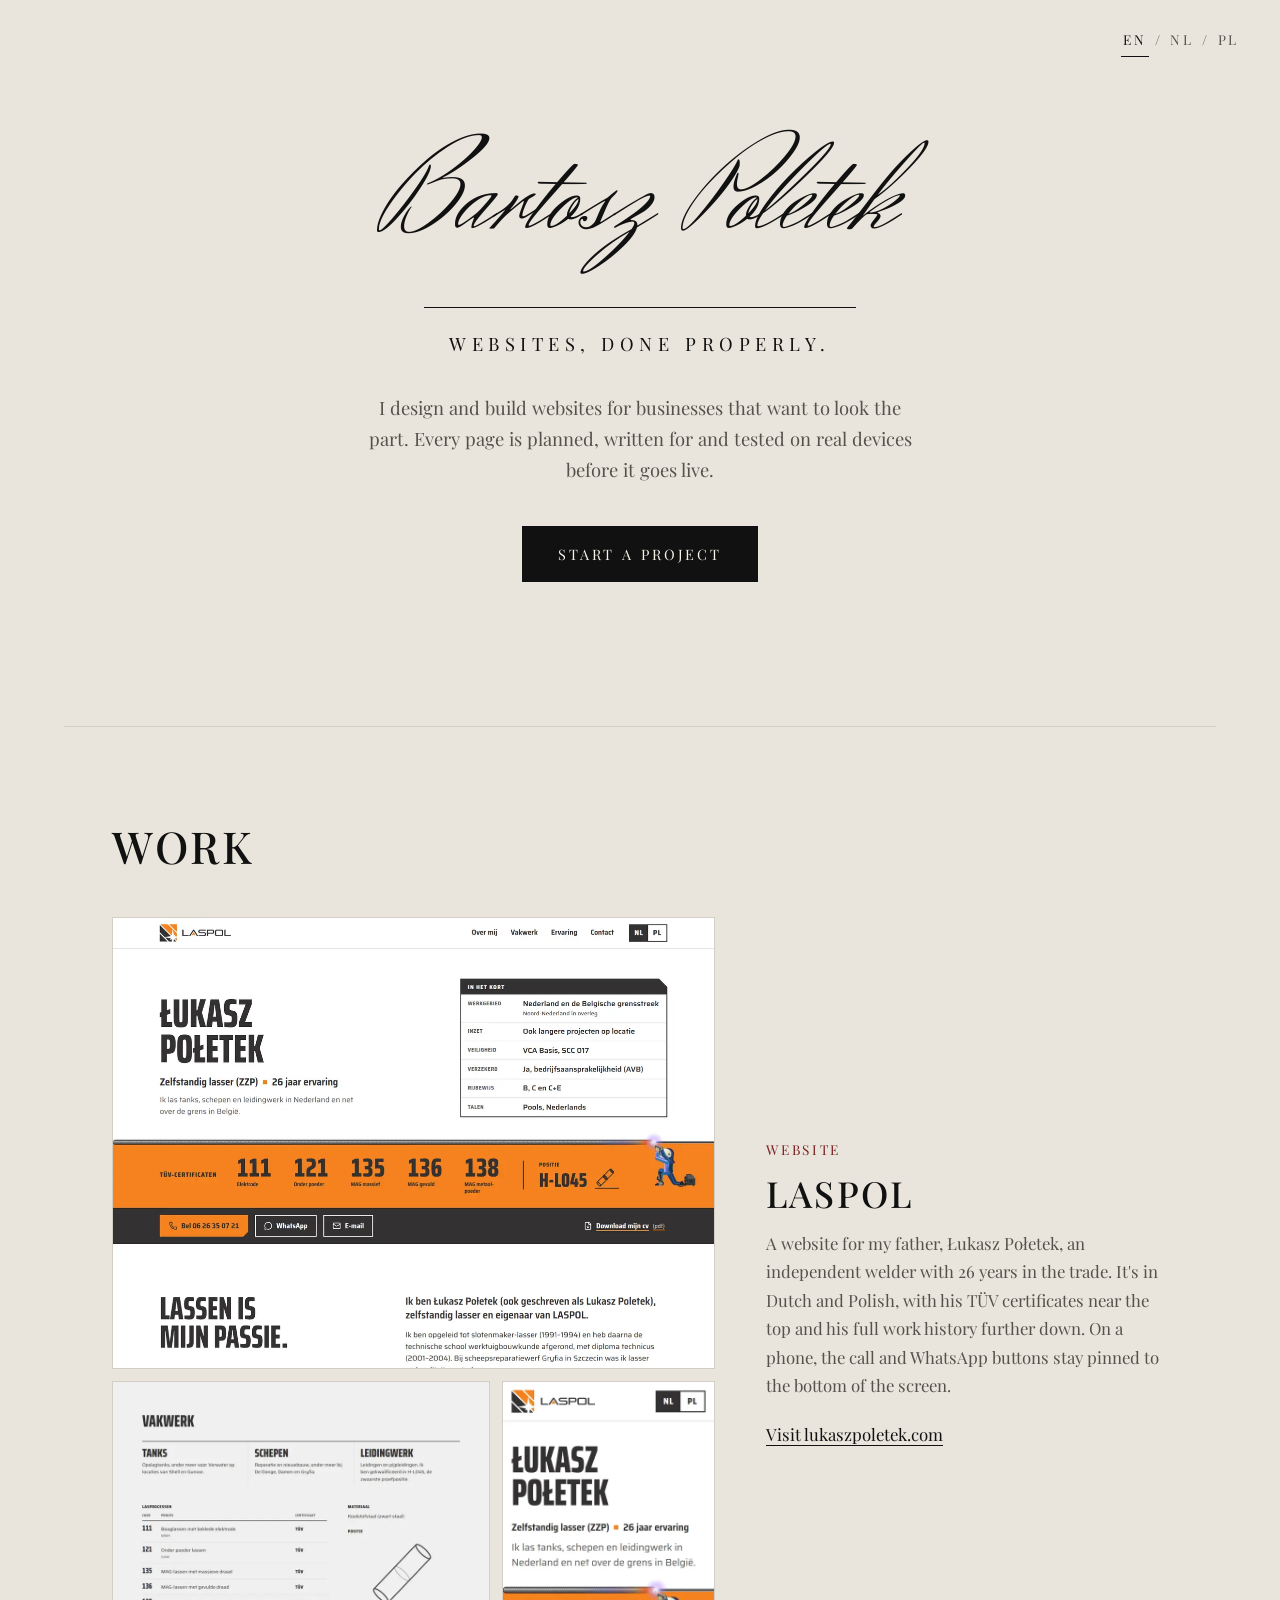
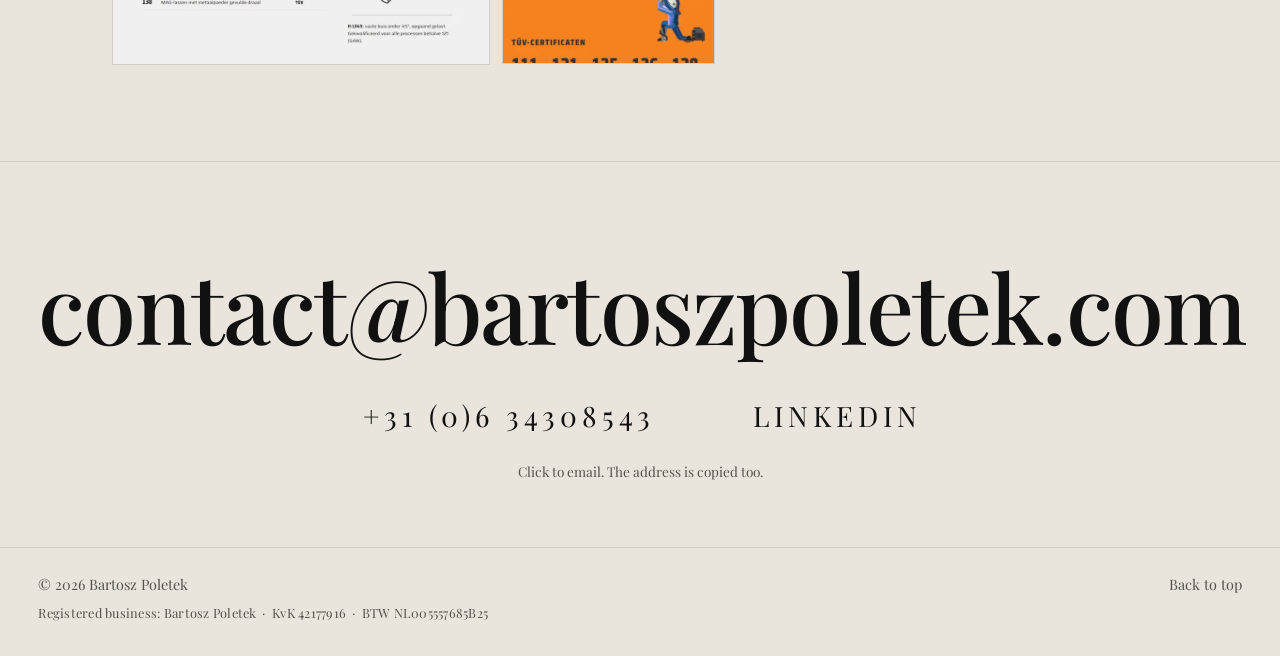
<file: index.html>
<!doctype html>
<html lang="en">
<head>
  <meta charset="utf-8">
  <meta name="viewport" content="width=device-width, initial-scale=1">
  <title>Bartosz Poletek | Web Design</title>
  <meta name="description" content="Bartosz Poletek designs and builds websites for businesses that want to look the part.">
  <link rel="preload" href="fonts/playfair-display-latin-500-normal.woff2" as="font" type="font/woff2" crossorigin>
  <link rel="preload" href="fonts/herr-von-muellerhoff-latin-400-normal.woff2" as="font" type="font/woff2" crossorigin>
  <link rel="preload" href="fonts/playfair-display-latin-400-normal.woff2" as="font" type="font/woff2" crossorigin>
  <link rel="alternate" hreflang="en" href="https://bartoszpoletek.com/">
  <link rel="alternate" hreflang="nl" href="https://bartoszpoletek.com/nl/">
  <link rel="alternate" hreflang="pl" href="https://bartoszpoletek.com/pl/">
  <link rel="alternate" hreflang="x-default" href="https://bartoszpoletek.com/">
  <link rel="icon" href="favicon.svg" type="image/svg+xml">
  <link rel="icon" href="favicon.ico" sizes="32x32">
  <link rel="apple-touch-icon" href="apple-touch-icon.png">
  <link rel="stylesheet" href="style.css">
</head>
<body>

  <nav class="lang" aria-label="Language"><a href="./" aria-current="page" lang="en">EN</a> / <a href="nl/" lang="nl" hreflang="nl">NL</a> / <a href="pl/" lang="pl" hreflang="pl">PL</a></nav>

  <header id="top" class="hero">
    <h1>Bartosz<br class="m-br"> Poletek</h1>
    <p class="sub">Websites, done properly.</p>
    <p class="lead">I design and build websites for businesses that want to look the part. Every page is planned, written for and tested on real devices before it goes live.</p>
    <a href="#contact" class="btn">Start a project</a>
  </header>

  <section id="work" class="section">
    <h2>Work</h2>

    <!-- Portfolio: copy this <article> for each new project, here and in nl/ and pl/index.html. Put images in /images and swap the thumb div for an <img>. -->
    <article class="project">
      <div class="shots">
        <a class="thumb" href="https://www.lukaszpoletek.com" target="_blank" rel="noopener"><img src="images/lukasz-home.webp?v=2" width="1200" height="900" alt="Homepage of lukaszpoletek.com"></a>
        <img src="images/lukasz-work.webp?v=2" width="800" height="600" alt="Work section with welding processes and certificates" loading="lazy">
        <img src="images/lukasz-mobile.webp?v=2" width="450" height="600" alt="The site on a phone" loading="lazy">
      </div>
      <div class="project-info">
        <span class="tag">Website</span>
        <h3>Laspol</h3>
        <p>A website for my father, Łukasz Połetek, an independent welder with 26 years in the trade. It's in Dutch and Polish, with his TÜV certificates near the top and his full work history further down. On a phone, the call and WhatsApp buttons stay pinned to the bottom of the screen.</p>
        <p><a class="visit" href="https://www.lukaszpoletek.com" target="_blank" rel="noopener">Visit lukaszpoletek.com</a></p>
      </div>
    </article>
  </section>

  <footer id="contact" class="contact">
    <a class="mega" href="mailto:contact@bartoszpoletek.com" aria-label="Email contact@bartoszpoletek.com">contact@bartoszpoletek.com</a>
    <div class="details">
      <a href="tel:+31634308543">+31 (0)6 34308543</a>
      <a href="https://www.linkedin.com/in/bartosz-poletek-903803440" target="_blank" rel="noopener">LinkedIn</a>
    </div>
    <p class="hint" aria-live="polite" data-copied="Copied to your clipboard.">Click to email. The address is copied too.</p>

    <div class="legal">
      <div>
        <p>© <span id="year">2026</span> Bartosz Poletek</p>
        <p class="reg">Registered business: Bartosz Poletek <span>KvK 42177916</span> <span>BTW NL005557685B25</span></p>
      </div>
      <a href="#top">Back to top</a>
    </div>
  </footer>

  <script src="script.js"></script>
</body>
</html>
</file>
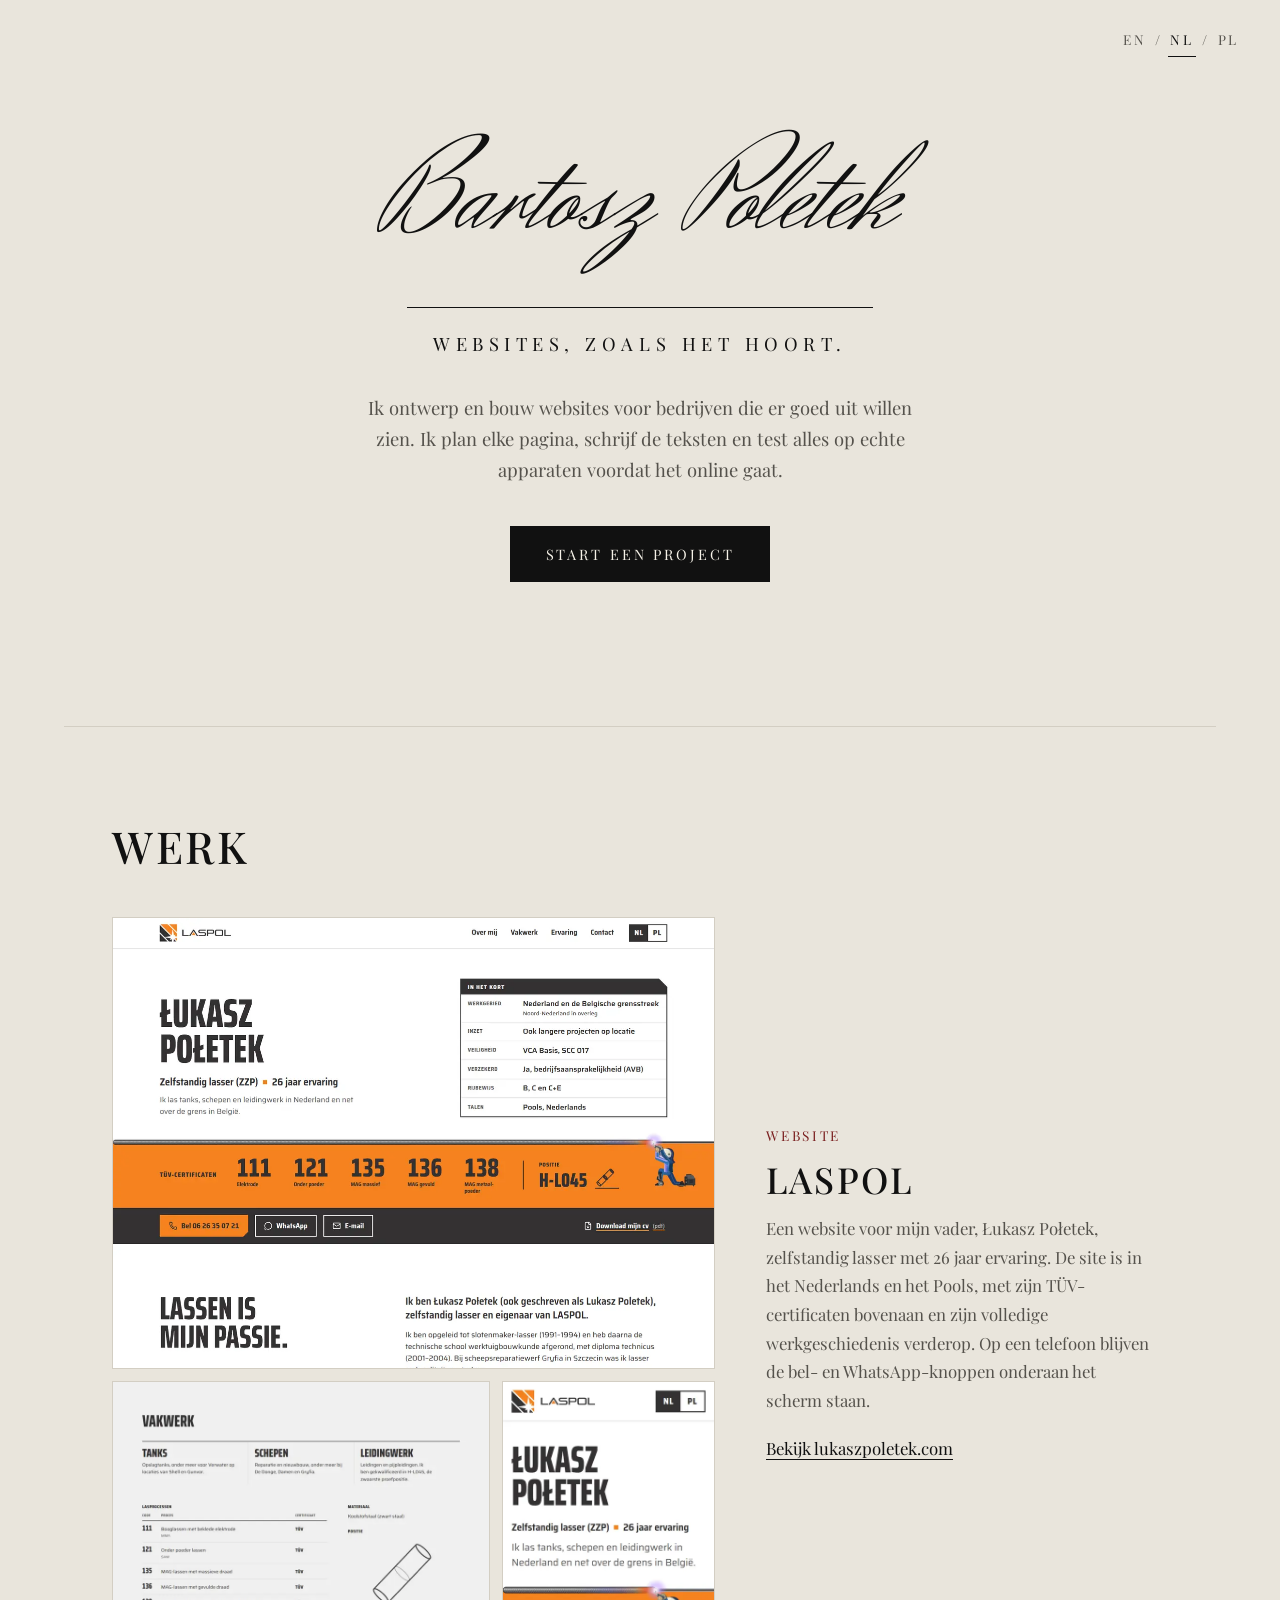
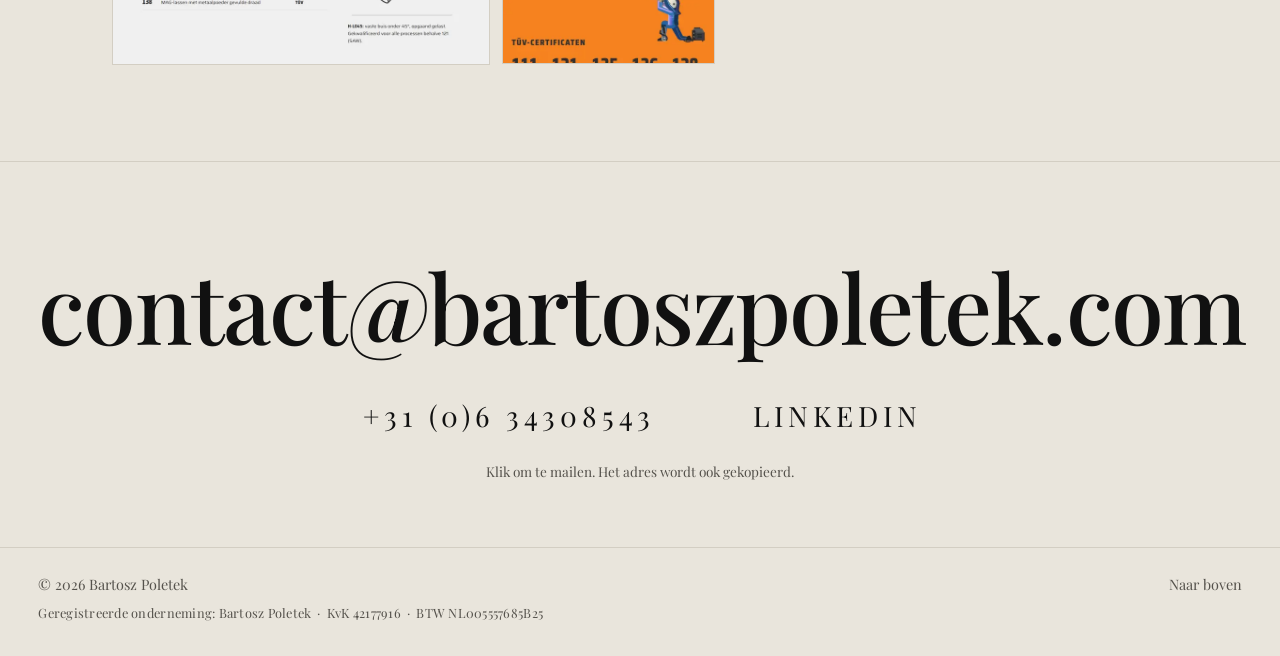
<file: nl/index.html>
<!doctype html>
<html lang="nl">
<head>
  <meta charset="utf-8">
  <meta name="viewport" content="width=device-width, initial-scale=1">
  <title>Bartosz Poletek | Webdesign</title>
  <meta name="description" content="Bartosz Poletek ontwerpt en bouwt websites voor bedrijven die er goed uit willen zien.">
  <link rel="preload" href="../fonts/playfair-display-latin-500-normal.woff2" as="font" type="font/woff2" crossorigin>
  <link rel="preload" href="../fonts/herr-von-muellerhoff-latin-400-normal.woff2" as="font" type="font/woff2" crossorigin>
  <link rel="preload" href="../fonts/playfair-display-latin-400-normal.woff2" as="font" type="font/woff2" crossorigin>
  <link rel="alternate" hreflang="en" href="https://bartoszpoletek.com/">
  <link rel="alternate" hreflang="nl" href="https://bartoszpoletek.com/nl/">
  <link rel="alternate" hreflang="pl" href="https://bartoszpoletek.com/pl/">
  <link rel="alternate" hreflang="x-default" href="https://bartoszpoletek.com/">
  <link rel="icon" href="../favicon.svg" type="image/svg+xml">
  <link rel="icon" href="../favicon.ico" sizes="32x32">
  <link rel="apple-touch-icon" href="../apple-touch-icon.png">
  <link rel="stylesheet" href="../style.css">
</head>
<body>

  <nav class="lang" aria-label="Taal"><a href="../" lang="en" hreflang="en">EN</a> / <a href="./" aria-current="page" lang="nl">NL</a> / <a href="../pl/" lang="pl" hreflang="pl">PL</a></nav>

  <header id="top" class="hero">
    <h1>Bartosz<br class="m-br"> Poletek</h1>
    <p class="sub">Websites, zoals het hoort.</p>
    <p class="lead">Ik ontwerp en bouw websites voor bedrijven die er goed uit willen zien. Ik plan elke pagina, schrijf de teksten en test alles op echte apparaten voordat het online gaat.</p>
    <a href="#contact" class="btn">Start een project</a>
  </header>

  <section id="work" class="section">
    <h2>Werk</h2>

    <!-- Portfolio: copy this <article> for each new project, here and in nl/ and pl/index.html. Put images in /images and swap the thumb div for an <img>. -->
    <article class="project">
      <div class="shots">
        <a class="thumb" href="https://www.lukaszpoletek.com" target="_blank" rel="noopener"><img src="../images/lukasz-home.webp?v=2" width="1200" height="900" alt="Homepage van lukaszpoletek.com"></a>
        <img src="../images/lukasz-work.webp?v=2" width="800" height="600" alt="Werksectie met lasprocessen en certificaten" loading="lazy">
        <img src="../images/lukasz-mobile.webp?v=2" width="450" height="600" alt="De site op een telefoon" loading="lazy">
      </div>
      <div class="project-info">
        <span class="tag">Website</span>
        <h3>Laspol</h3>
        <p>Een website voor mijn vader, Łukasz Połetek, zelfstandig lasser met 26 jaar ervaring. De site is in het Nederlands en het Pools, met zijn TÜV-certificaten bovenaan en zijn volledige werkgeschiedenis verderop. Op een telefoon blijven de bel- en WhatsApp-knoppen onderaan het scherm staan.</p>
        <p><a class="visit" href="https://www.lukaszpoletek.com" target="_blank" rel="noopener">Bekijk lukaszpoletek.com</a></p>
      </div>
    </article>
  </section>

  <footer id="contact" class="contact">
    <a class="mega" href="mailto:contact@bartoszpoletek.com" aria-label="Mail naar contact@bartoszpoletek.com">contact@bartoszpoletek.com</a>
    <div class="details">
      <a href="tel:+31634308543">+31 (0)6 34308543</a>
      <a href="https://www.linkedin.com/in/bartosz-poletek-903803440" target="_blank" rel="noopener">LinkedIn</a>
    </div>
    <p class="hint" aria-live="polite" data-copied="Gekopieerd naar je klembord.">Klik om te mailen. Het adres wordt ook gekopieerd.</p>

    <div class="legal">
      <div>
        <p>© <span id="year">2026</span> Bartosz Poletek</p>
        <p class="reg">Geregistreerde onderneming: Bartosz Poletek <span>KvK 42177916</span> <span>BTW NL005557685B25</span></p>
      </div>
      <a href="#top">Naar boven</a>
    </div>
  </footer>

  <script src="../script.js"></script>
</body>
</html>
</file>
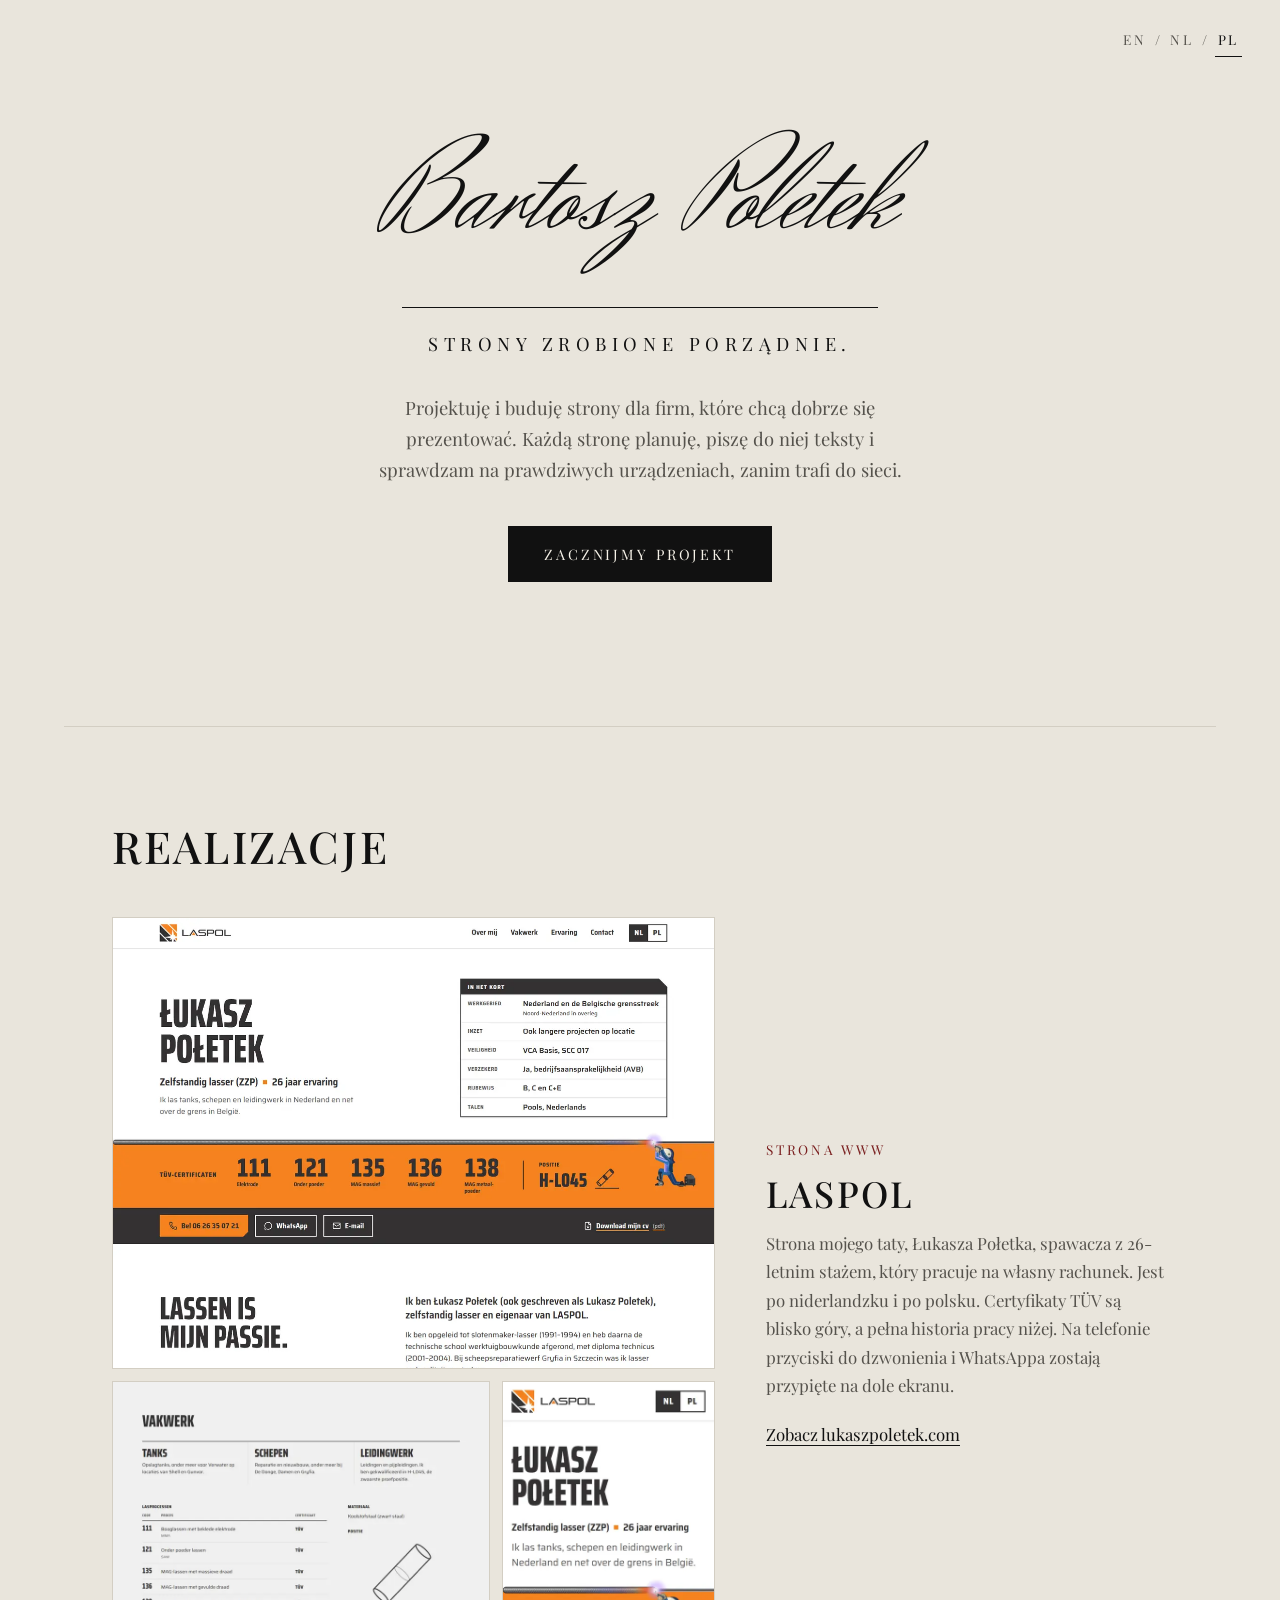
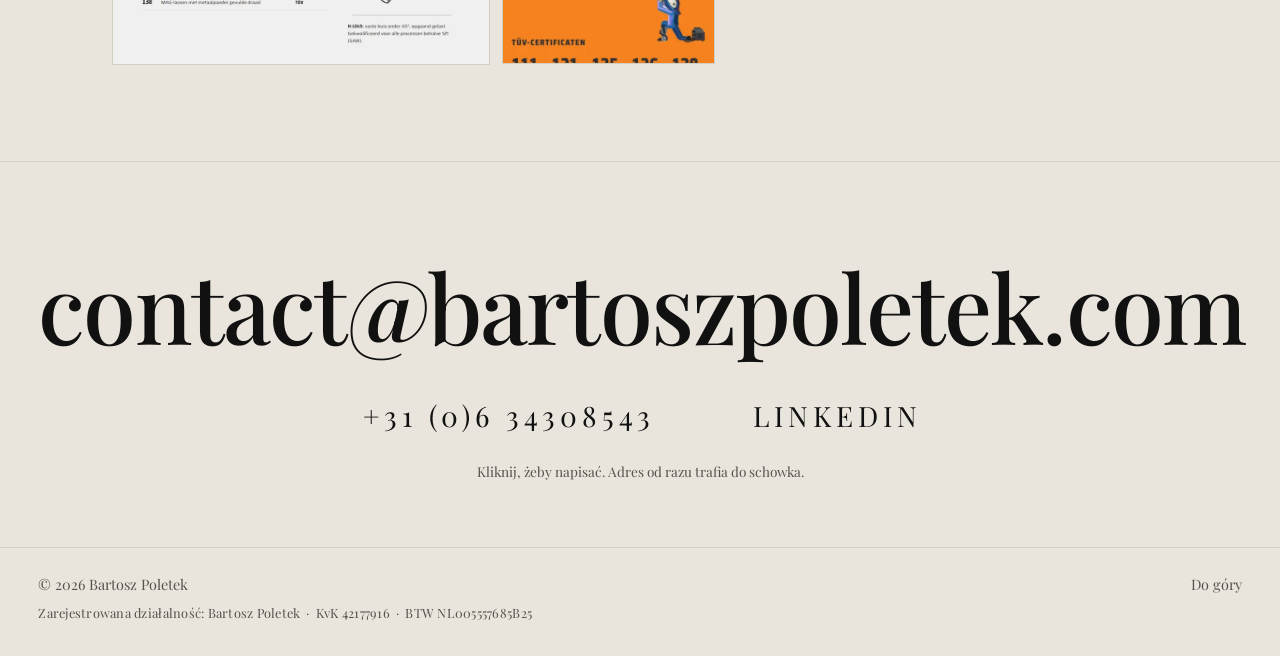
<file: pl/index.html>
<!doctype html>
<html lang="pl">
<head>
  <meta charset="utf-8">
  <meta name="viewport" content="width=device-width, initial-scale=1">
  <title>Bartosz Poletek | Projektowanie stron</title>
  <meta name="description" content="Bartosz Poletek projektuje i buduje strony internetowe dla firm, które chcą dobrze się prezentować.">
  <link rel="preload" href="../fonts/playfair-display-latin-500-normal.woff2" as="font" type="font/woff2" crossorigin>
  <link rel="preload" href="../fonts/herr-von-muellerhoff-latin-400-normal.woff2" as="font" type="font/woff2" crossorigin>
  <link rel="preload" href="../fonts/playfair-display-latin-400-normal.woff2" as="font" type="font/woff2" crossorigin>
  <link rel="alternate" hreflang="en" href="https://bartoszpoletek.com/">
  <link rel="alternate" hreflang="nl" href="https://bartoszpoletek.com/nl/">
  <link rel="alternate" hreflang="pl" href="https://bartoszpoletek.com/pl/">
  <link rel="alternate" hreflang="x-default" href="https://bartoszpoletek.com/">
  <link rel="icon" href="../favicon.svg" type="image/svg+xml">
  <link rel="icon" href="../favicon.ico" sizes="32x32">
  <link rel="apple-touch-icon" href="../apple-touch-icon.png">
  <link rel="stylesheet" href="../style.css">
</head>
<body>

  <nav class="lang" aria-label="Język"><a href="../" lang="en" hreflang="en">EN</a> / <a href="../nl/" lang="nl" hreflang="nl">NL</a> / <a href="./" aria-current="page" lang="pl">PL</a></nav>

  <header id="top" class="hero">
    <h1>Bartosz<br class="m-br"> Poletek</h1>
    <p class="sub">Strony zrobione porządnie.</p>
    <p class="lead">Projektuję i buduję strony dla firm, które chcą dobrze się prezentować. Każdą stronę planuję, piszę do niej teksty i sprawdzam na prawdziwych urządzeniach, zanim trafi do sieci.</p>
    <a href="#contact" class="btn">Zacznijmy projekt</a>
  </header>

  <section id="work" class="section">
    <h2>Realizacje</h2>

    <!-- Portfolio: copy this <article> for each new project, here and in nl/ and pl/index.html. Put images in /images and swap the thumb div for an <img>. -->
    <article class="project">
      <div class="shots">
        <a class="thumb" href="https://www.lukaszpoletek.com" target="_blank" rel="noopener"><img src="../images/lukasz-home.webp?v=2" width="1200" height="900" alt="Strona główna lukaszpoletek.com"></a>
        <img src="../images/lukasz-work.webp?v=2" width="800" height="600" alt="Sekcja z metodami spawania i certyfikatami" loading="lazy">
        <img src="../images/lukasz-mobile.webp?v=2" width="450" height="600" alt="Strona na telefonie" loading="lazy">
      </div>
      <div class="project-info">
        <span class="tag">Strona www</span>
        <h3>Laspol</h3>
        <p>Strona mojego taty, Łukasza Połetka, spawacza z 26-letnim stażem, który pracuje na własny rachunek. Jest po niderlandzku i po polsku. Certyfikaty TÜV są blisko góry, a pełna historia pracy niżej. Na telefonie przyciski do dzwonienia i WhatsAppa zostają przypięte na dole ekranu.</p>
        <p><a class="visit" href="https://www.lukaszpoletek.com" target="_blank" rel="noopener">Zobacz lukaszpoletek.com</a></p>
      </div>
    </article>
  </section>

  <footer id="contact" class="contact">
    <a class="mega" href="mailto:contact@bartoszpoletek.com" aria-label="Napisz na contact@bartoszpoletek.com">contact@bartoszpoletek.com</a>
    <div class="details">
      <a href="tel:+31634308543">+31 (0)6 34308543</a>
      <a href="https://www.linkedin.com/in/bartosz-poletek-903803440" target="_blank" rel="noopener">LinkedIn</a>
    </div>
    <p class="hint" aria-live="polite" data-copied="Skopiowano do schowka.">Kliknij, żeby napisać. Adres od razu trafia do schowka.</p>

    <div class="legal">
      <div>
        <p>© <span id="year">2026</span> Bartosz Poletek</p>
        <p class="reg">Zarejestrowana działalność: Bartosz Poletek <span>KvK 42177916</span> <span>BTW NL005557685B25</span></p>
      </div>
      <a href="#top">Do góry</a>
    </div>
  </footer>

  <script src="../script.js"></script>
</body>
</html>
</file>
<file: style.css>
/* Self-hosted fonts (SIL Open Font License, see fonts/). latin-ext covers Polish letters. */
@font-face { font-family: "Playfair Display"; src: url("fonts/playfair-display-latin-400-normal.woff2") format("woff2"); font-weight: 400; font-style: normal; font-display: swap; unicode-range: U+0000-00FF, U+0131, U+0152-0153, U+02BB-02BC, U+02C6, U+02DA, U+02DC, U+0304, U+0308, U+0329, U+2000-206F, U+20AC, U+2122, U+2191, U+2193, U+2212, U+2215, U+FEFF, U+FFFD; }
@font-face { font-family: "Playfair Display"; src: url("fonts/playfair-display-latin-ext-400-normal.woff2") format("woff2"); font-weight: 400; font-style: normal; font-display: swap; unicode-range: U+0100-02BA, U+02BD-02C5, U+02C7-02CC, U+02CE-02D7, U+02DD-02FF, U+1E00-1E9F, U+1EF2-1EFF, U+2020, U+20A0-20AB, U+20AD-20C0, U+2113, U+2C60-2C7F, U+A720-A7FF; }
@font-face { font-family: "Playfair Display"; src: url("fonts/playfair-display-latin-500-normal.woff2") format("woff2"); font-weight: 500; font-style: normal; font-display: swap; unicode-range: U+0000-00FF, U+0131, U+0152-0153, U+02BB-02BC, U+02C6, U+02DA, U+02DC, U+0304, U+0308, U+0329, U+2000-206F, U+20AC, U+2122, U+2191, U+2193, U+2212, U+2215, U+FEFF, U+FFFD; }
@font-face { font-family: "Playfair Display"; src: url("fonts/playfair-display-latin-ext-500-normal.woff2") format("woff2"); font-weight: 500; font-style: normal; font-display: swap; unicode-range: U+0100-02BA, U+02BD-02C5, U+02C7-02CC, U+02CE-02D7, U+02DD-02FF, U+1E00-1E9F, U+1EF2-1EFF, U+2020, U+20A0-20AB, U+20AD-20C0, U+2113, U+2C60-2C7F, U+A720-A7FF; }
@font-face { font-family: "Playfair Display"; src: url("fonts/playfair-display-latin-400-italic.woff2") format("woff2"); font-weight: 400; font-style: italic; font-display: swap; unicode-range: U+0000-00FF, U+0131, U+0152-0153, U+02BB-02BC, U+02C6, U+02DA, U+02DC, U+0304, U+0308, U+0329, U+2000-206F, U+20AC, U+2122, U+2191, U+2193, U+2212, U+2215, U+FEFF, U+FFFD; }
@font-face { font-family: "Playfair Display"; src: url("fonts/playfair-display-latin-ext-400-italic.woff2") format("woff2"); font-weight: 400; font-style: italic; font-display: swap; unicode-range: U+0100-02BA, U+02BD-02C5, U+02C7-02CC, U+02CE-02D7, U+02DD-02FF, U+1E00-1E9F, U+1EF2-1EFF, U+2020, U+20A0-20AB, U+20AD-20C0, U+2113, U+2C60-2C7F, U+A720-A7FF; }
@font-face { font-family: "Herr Von Muellerhoff"; src: url("fonts/herr-von-muellerhoff-latin-400-normal.woff2") format("woff2"); font-weight: 400; font-style: normal; font-display: swap; }

/* Change these to restyle the whole site */
:root {
  --bg: #e9e5dc;      /* cold bone */
  --card: #f6f2e8;    /* eggshell */
  --ink: #111111;
  --muted: #55524c;
  --accent: #7a1f1f;  /* oxblood, used sparingly */
  --line: #d3cec3;
  --soft: #e0dbd0;
  --serif: "Playfair Display", Georgia, "Times New Roman", serif;
}

* { box-sizing: border-box; margin: 0; padding: 0; }
html { scroll-behavior: smooth; }
body {
  background: var(--bg);
  color: var(--ink);
  font-family: var(--serif);
  font-size: 1.05rem;
  line-height: 1.7;
  -webkit-font-smoothing: antialiased;
  -moz-osx-font-smoothing: grayscale;
}
::selection { background: var(--ink); color: var(--card); }
a { color: inherit; text-decoration: none; }
a:focus-visible { outline: 1px solid var(--ink); outline-offset: 5px; }

h1, h2, h3 {
  font-family: var(--serif);
  font-weight: 500;
  text-transform: uppercase;
  letter-spacing: .06em;
  line-height: 1.05;
  text-wrap: balance;
}

.hero, .section {
  max-width: 72rem;
  margin: 0 auto;
  padding-left: clamp(1.25rem, 5vw, 3rem);
  padding-right: clamp(1.25rem, 5vw, 3rem);
}


/* Language switch, top right */
.lang { position: absolute; top: clamp(1rem, 2.5vw, 1.75rem); right: clamp(1.25rem, 3vw, 2.5rem); font-family: var(--serif); font-size: .85rem; letter-spacing: .2em; color: var(--muted); }
.lang a { padding: .5rem .15rem; transition: color .2s; }
.lang a:hover { color: var(--accent); }
.lang a[aria-current] { color: var(--ink); border-bottom: 1px solid currentColor; }

/* Hero */
.hero { padding-top: clamp(5rem, 10vw, 8rem); padding-bottom: clamp(5rem, 12vw, 9rem); text-align: center; }
/* Pen-signature script for the name */
.hero h1 { font-family: "Herr Von Muellerhoff", var(--serif); font-weight: 400; text-transform: none; letter-spacing: 0; font-size: min(10vw, 9rem); line-height: 1.15; }
.sub { display: inline-block; margin-top: clamp(1.25rem, 2.5vw, 2rem); padding: 1.1em 1.4em 0; border-top: 1px solid var(--ink); font-family: var(--serif); font-size: clamp(.72rem, 3.3vw, 1.15rem); text-transform: uppercase; letter-spacing: .3em; }
.lead { max-width: 34rem; text-wrap: pretty; margin: 2rem auto 2.5rem; font-size: 1.15rem; color: var(--muted); }

.btn {
  display: inline-block;
  padding: 1rem 2.25rem;
  background: var(--ink);
  color: var(--card);
  font-family: var(--serif);
  text-transform: uppercase;
  letter-spacing: .2em;
  font-size: .9rem;
  transition: background .25s;
}
.btn:hover { background: var(--accent); }

.section { padding-top: 6rem; padding-bottom: 6rem; border-top: 1px solid var(--line); }
.section h2 { font-size: clamp(1.75rem, 4vw, 2.75rem); margin-bottom: 3rem; }

.project { display: grid; grid-template-columns: 3fr 2fr; gap: clamp(1.5rem, 4vw, 3.5rem); align-items: center; }
.thumb {
  aspect-ratio: 4 / 3;
  display: grid; place-items: center;
  background: var(--soft);
  overflow: hidden;
  font-family: var(--serif);
  font-style: italic;
  font-size: 1.25rem;
  color: var(--muted);
}
.thumb img { width: 100%; height: 100%; object-fit: cover; object-position: top; transition: transform .6s cubic-bezier(.16, 1, .3, 1); }
.thumb:hover img { transform: scale(1.02); }
.shots { display: grid; grid-template-columns: 16fr 9fr; gap: .75rem; }
.shots .thumb { grid-column: 1 / -1; }
.shots > img { width: 100%; height: auto; display: block; border: 1px solid var(--line); }
.thumb { border: 1px solid var(--line); }
.project-info h3 { font-size: clamp(1.6rem, 3vw, 2.25rem); margin: .75rem 0 1rem; }
.project-info p { color: var(--muted); text-wrap: pretty; }
.project-info p + p { margin-top: 1.25rem; }
.tag { font-family: var(--serif); font-size: .85rem; text-transform: uppercase; letter-spacing: .2em; color: var(--accent); }

/* Contact footer with the giant email */
.contact { border-top: 1px solid var(--line); padding-top: 6rem; overflow: hidden; }

.mega {
  display: block;
  width: max-content;
  padding: 0 clamp(1.25rem, 3vw, 2.5rem);
  font-family: var(--serif);
  font-size: 7vw;              /* the script fits it to the exact width */
  font-weight: 500;
  letter-spacing: -.02em;
  line-height: 1;
  white-space: nowrap;
  cursor: pointer;
}
.mega span {
  display: inline-block;
  transition: transform .5s cubic-bezier(.16, 1, .3, 1), color .3s;
  transition-delay: calc(var(--i) * 12ms);
}
.m-br { display: none; }
.mega:hover span { transform: translateY(-.08em); color: var(--accent); }
.mega:active span { transform: translateY(0); }

.details {
  display: flex; justify-content: center; flex-wrap: wrap;
  gap: .75rem clamp(2.5rem, 8vw, 7rem);
  margin-top: clamp(1.5rem, 3vw, 2.5rem);
  padding: 0 clamp(1.25rem, 3vw, 2.5rem);
  font-family: var(--serif);
  font-size: clamp(1.15rem, 2.2vw, 1.75rem);
  text-transform: uppercase;
  letter-spacing: .18em;
}
.details a { margin-right: -.18em; transition: color .25s; }  /* offsets trailing letter-spacing so it centres */
.details a:hover { color: var(--accent); }
.hint {
  margin-top: 1.25rem;
  text-align: center;
  font-size: .85rem;
  color: var(--muted);
}
.legal {
  display: flex; justify-content: space-between; gap: 1rem;
  margin-top: 4rem;
  padding: 1.5rem clamp(1.25rem, 3vw, 2.5rem) 2rem;
  border-top: 1px solid var(--line);
  font-size: .9rem; color: var(--muted);
}
.legal a:hover { color: var(--ink); }
.reg { margin-top: .35rem; font-size: .8rem; letter-spacing: .02em; }
.reg span { white-space: nowrap; }
.reg span::before { content: "·"; margin: 0 .5em 0 .2em; }
.legal > a { white-space: nowrap; }

@media (max-width: 700px) {
  .section { padding-top: 4rem; padding-bottom: 4rem; }
  .section h2 { margin-bottom: 2rem; }
  .contact { padding-top: 4rem; }
  .m-br { display: inline; }   /* name breaks onto two lines */
  .mega { line-height: 1.05; text-align: center; }
  .details { gap: .5rem 2rem; font-size: 1.05rem; letter-spacing: .14em; }
  .details a { margin-right: -.14em; }
  .project { grid-template-columns: 1fr; }
  .hero h1 { font-size: 24vw; line-height: 1; }
  .sub { letter-spacing: .22em; padding: 1.1em .8em 0; }
    .reg span { display: block; }
  .reg span::before { content: none; }
}
@media (prefers-reduced-motion: reduce) {
  html { scroll-behavior: auto; }
  .mega span { transition: color .2s; }
  .mega:hover span { transform: none; }
}
.visit { color: var(--ink); border-bottom: 1px solid currentColor; transition: color .2s; }
.visit:hover { color: var(--accent); }
</file>
